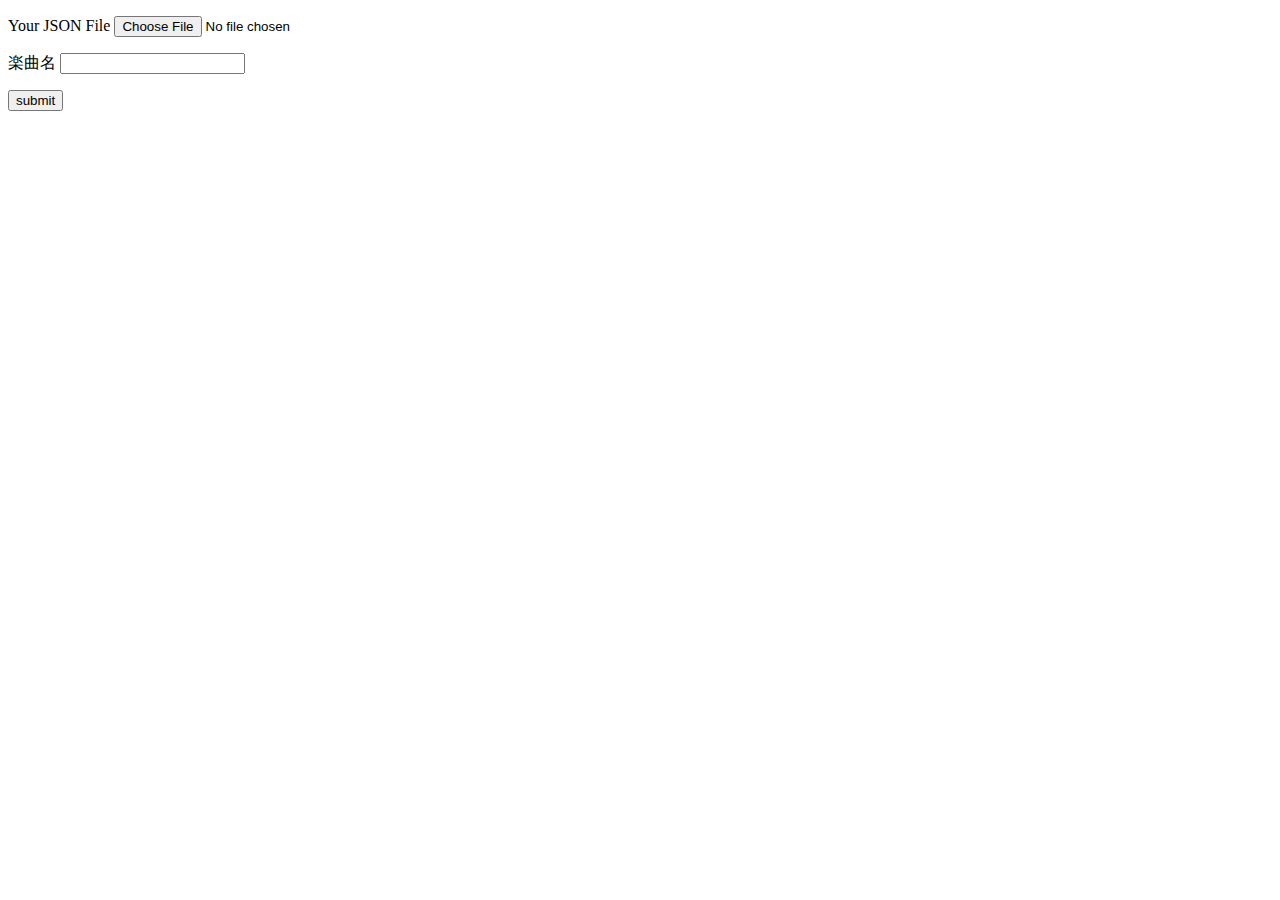
<file: chunithmtools.html>
<!DOCTYPE html>
<html>
<head>
<meta charset="UTF-8">
<script src="https://ajax.googleapis.com/ajax/libs/jquery/2.1.4/jquery.min.js"></script>
<title>サンプル</title>
</head>
<body>
<form action="upload.php" method="post" enctype="multipart/form-data">
  <p>
    Your JSON File
    <input type="file" name="upfile" id="upfile" accept=".json">
  </p>
</form>
<form>
  <p>
    楽曲名
    <input type="text" name="musicname" id="musicname">
  </p>
  <input type="text" name="dummy" style="display:none;">
  <button type='button' onclick="check_musicname();">submit</button>
</form>
  <p id="musics"></p>
<script> 
  function check_musicname(){
    var x=document.getElementById("musics");
    var str=""+document.getElementById("musicname").value;
   $.getJSON("music.json",function(data){
    var len=data.length;
    for(var i=0;i<len;i++){
      console.log(str);
      var d=data[i].name;
      if(d.indexOf(str)!=-1){
        x.innerHTML="music:"+data[i].name+",rank:"+data[i].rank;
        break;
      }
    }
   });
  }
var parseDataURL = function( dataURL ){
		var rslt = {
				mediaType : null,
				encoding : null,
				isBase64 : null,
				data : null
			};
		if( /^data:([^;]+)(;charset=([^,;]+))?(;base64)?,(.*)/.test( dataURL ) ) {
			rslt.mediaType = RegExp.$1 || 'text/plain';
			rslt.encoding  = RegExp.$3 || 'US-ASCII';
			rslt.isBase64  = String(RegExp.$4) === ';base64';
			rslt.data      = RegExp.$5;
		}
		return rslt;
}
function Pair(first,second,third){
  this.first=first;
  this.second=second;
  this.third=third;
}
$('#upfile').change(function(){
 if (this.files.length > 0) {
        // 選択されたファイル情報を取得
        var file = this.files[0];
        var reader = new FileReader();
        reader.onload = function(event) {
          var parsed = parseDataURL(event.target.result); //dataにjsonのデータを入れたい。
          var json;
          try {
            json = JSON.parse(atob(parsed.data));
          } catch(e) {};
        }
    reader.readAsDataURL(file);
    }
});
</script>
</body>
</html>
</file>
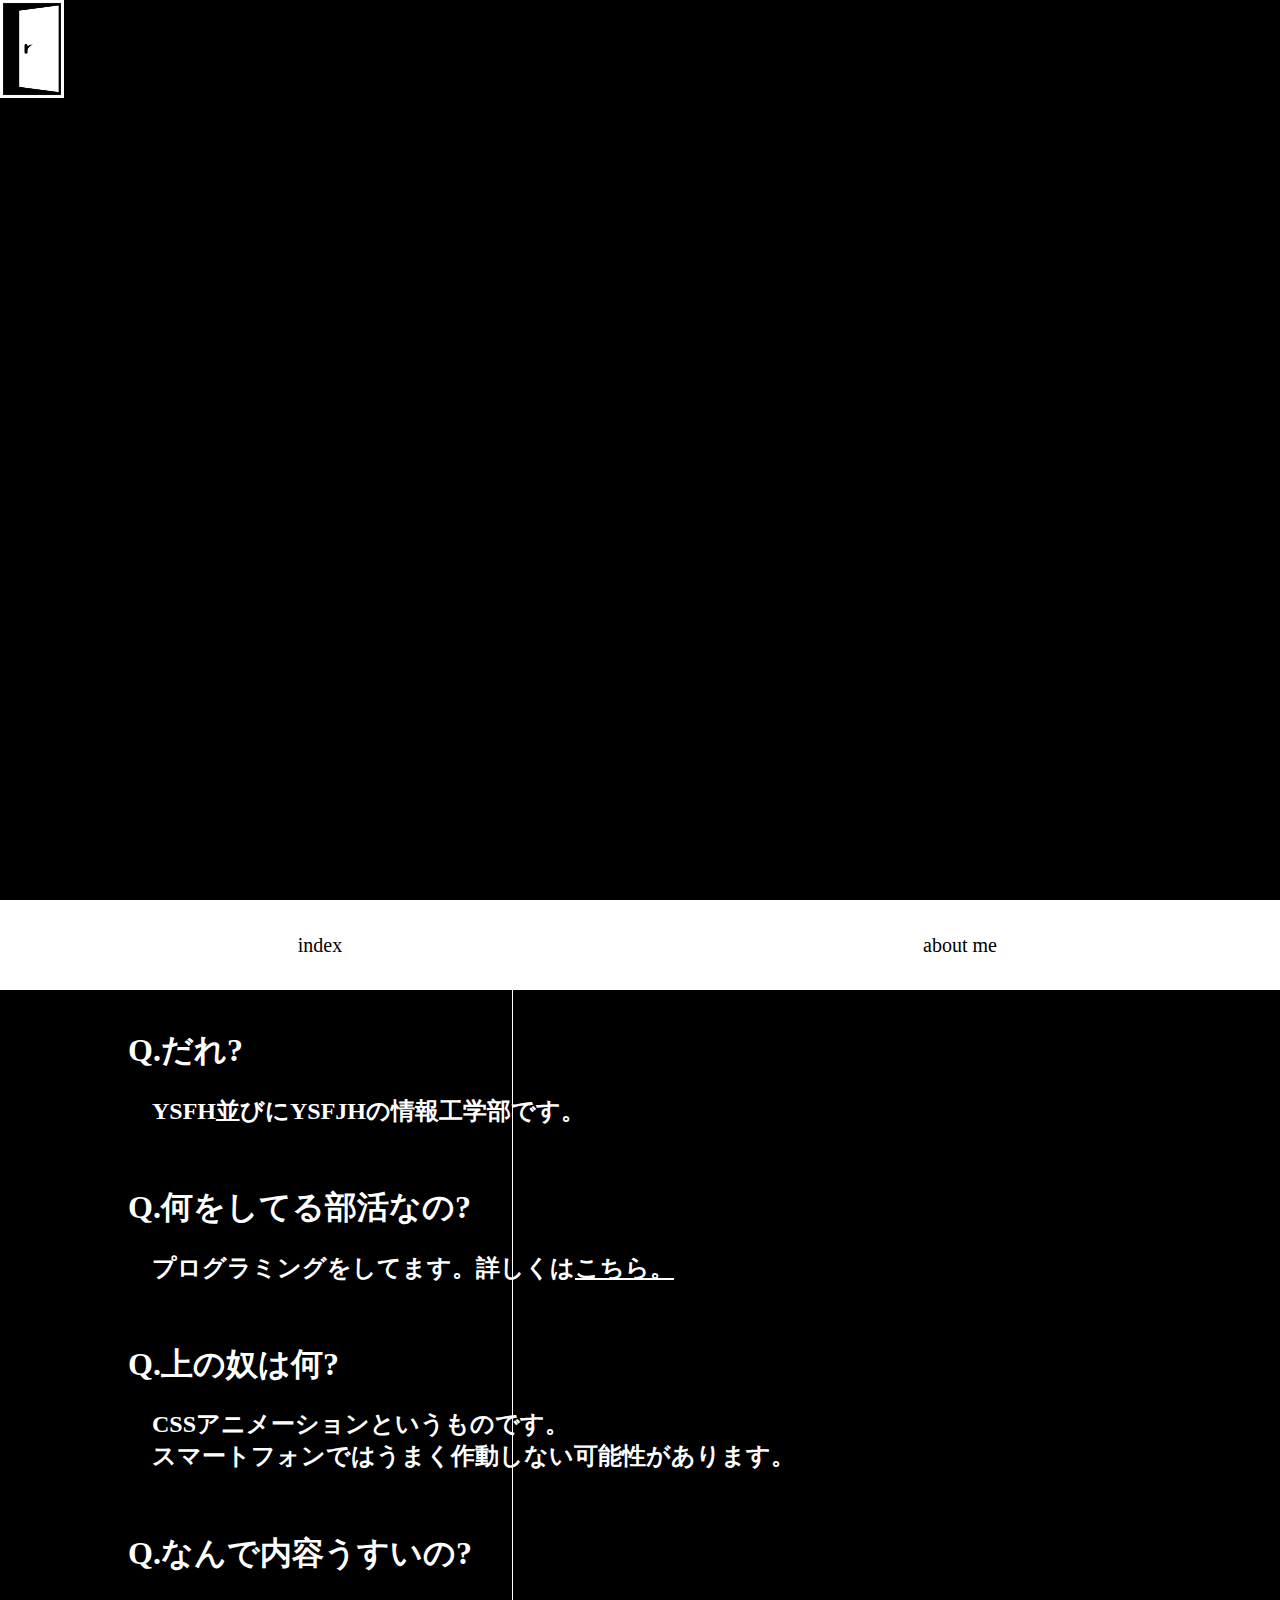
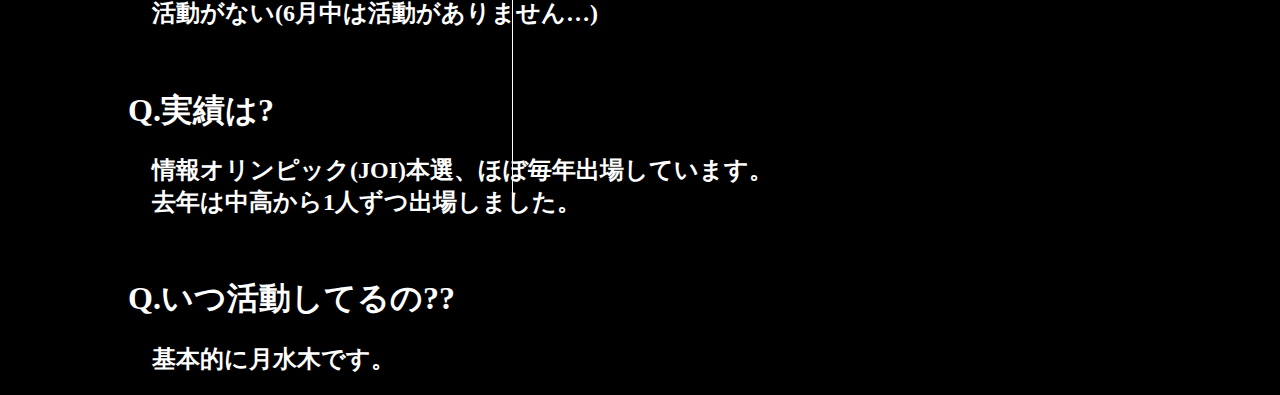
<file: club.html>
<!DOCTYPE html>
<html>
    <head>
        <meta charset="UTF-8">
        <meta name="viewport" content="width=device-width,initial-scale=1">
        <title>ぶかつ</title>
        <link rel="icon" href="favicon.ico">
        <script src="https://ajax.googleapis.com/ajax/libs/jquery/1.12.4/jquery.min.js"></script>
        <script>
            $(function() {
                $('html,body').animate({ scrollTop: 0 }, '1');
            });
        </script>    
        <style type="text/css">
        body{
            background-color: #000;
            margin:0;
        }
        html a:link,html a:visited,html a:hover,html a:active{
            color: white;
        }
        .contents a:link,.contents a:visited,.contents a:hover,.contents a:active{
            color:#000;
            font-size: 20px;
        }
        .contents a{
            text-decoration: none;
        }
        .door{
            position: absolute;
            width: 5%;
            height: auto;
        }
        .smartphone{
            font-family: serif;
            height: 100vh;
            width: 100%;
            display: block;
        }
        .smartlogo::before{
            color:#FFF;
            content:"情報工学部";
            position: absolute;
            top: 0px;
            left: 0px;
            height: 100vh;
            width: 100%;
            line-height: 100vh;
            text-align: center;
            font-size: 50px;
        }
        .pc{
            font-family: serif;
            height: 100vh;
            width: 100%;
            display: none;
        }
        @keyframes fadein{0%{opacity: 0;}100%{opacity: 1;}}
        @keyframes fadeout{0%{opacity:1;}100%{opacity:0;}}
        @media screen and (min-width:960px){
            .smartphone{display:none;}
            .pc{display: block;}
            html,body{
                overflow: hidden;
                animation:hidden 0.1s linear 6.5s forwards;
            }
        }
        /*|animations|*/
        @keyframes hidden{
            0%{overflow: hidden;}
            100%{overflow: visible;}
        }
        @keyframes aninone{
            0%{visibility: visible;}
            100%{visibility: hidden;}
        }
        .line1{
            contain: "";
            box-sizing: border-box;
            background: white;
            position:absolute;
            height: 1px;
            width: 70%;
            left: 100%;
            top:70%;
            animation:line1-1 1s ease-out 0s forwards,fadeout 1s ease-out 2s forwards;
        }
        @keyframes line1-1{
            0%{left:-70%;}
            100%{left:0%;}
        }
        .knowledge::before{
            color:#FFF;
            content:"hoge";
            position: absolute;
            top: 35%;
            left: 33%;
            height: 80px;
            width: 200px;
            font-size: 70px;
            opacity: 0;
            animation: fadein 1s ease 1.1s forwards,fadeout 1s ease 2s forwards;
        }
        .line2{
            contain: "";
            box-sizing: border-box;
            background: white;
            position:absolute;
            height: 1px;
            width: 70%;
            left: 100%;
            top:50%;
            animation:line2-1 1s ease-out 0s forwards,fadeout 1s ease-out 2s forwards;
            
        }
        @keyframes line2-1{
            0%{left:100%;}
            100%{left:27%;}
        }
        .wisdom::before{
            color:#FFF;
            content:"hoge";
            position: absolute;
            top: 55%;
            left: 55%;
            height: 80px;
            width: 200px;
            font-size: 70px;
            opacity: 0;
            animation: fadein 1s ease 1.1s forwards,fadeout 1s ease 2s forwards;
        }
        .line3{
            contain: "";
            box-sizing: border-box;
            background: white;
            position:absolute;
            height: 100%;
            width: 1px;
            left: 40%;
            top:100%;
            animation:line3-1 1s ease-out 3s forwards,fadeout 1s ease 5s forwards;
        }
        @keyframes line3-1{
            0%{top:100%;}
            100%{top:0%;}
        }
        .line4{
            contain: "";
            box-sizing: border-box;
            background: white;
            position:absolute;
            height: 100%;
            width: 1px;
            left: 60%;
            top:-100%;
            animation:line4-1 1s ease-out 3s forwards,fadeout 1s ease 5s forwards;
        }
        @keyframes line4-1{
            0%{top:-100%;}
            100%{top:0%;}
        }
        .fight::before{
            white-space: pre;
            color:#FFF;
            content:"Ho\age";
            position: absolute;
            top: 30%;
            left: 47%;
            height: 80px;
            width: 200px;
            font-size: 70px;
            opacity: 0;
            animation: fadein 1s ease 3.5s forwards,fadeout 1s ease 5.2s forwards;
        }
        .logo::before{
            color:#FFF;
            content:"情報工学部";
            position: absolute;
            top: 0px;
            left: 0px;
            height: 100vh;
            width: 100%;
            line-height: 100vh;
            text-align: center;
            font-size: 100px;
            opacity: 0;
            animation: fadein 1.5s ease 6s forwards;
        }
        .arrow{
            font-family: メイリオ;
            font-size: 30px;
            background-color: #FFF;
            position: absolute;
            bottom: 0px;
            width: 100%;
            height: 10vh;
            visibility: hidden;
            opacity: 0;
            animation: arrow-2 0.1s linear 6.4s forwards, arrow-1 1s linear 6.5s forwards;
        }
        @keyframes arrow-2{
            0%{visibility: hidden;}
            100%{visibility: visible;}
        }
        @keyframes arrow-1{
            0%{opacity: 0;}
            100%{opacity: 0.5;}
        }
        /*|Animations|*/
        .under{
            width: 100%;
            margin: 0;
            padding: 0;
        }
        .under h1,h2,h3,h4,p{
            color: #FFF;
        }
        .QandA{
            width: 80%;
            margin-left: auto;
            margin-right: auto;
        }
        .contents{
            height: 10vh;
            width: 100%;
            background-color: #FFF;
            display: flex;
            position: sticky;
            top:0;
        }
        </style>
    </head>
<body>
    <div class="smartphone">
        <div class="smartlogo"></div>
        <a href="index.html"><img src="door.png" class="door"></a>
    </div>
    <div class="pc">
        <div class="line1"></div>
        <div class="knowledge"></div>
        <div class="line2"></div>
        <div class="wisdom"></div>
        <div class="line3"></div>
        <div class="line4"></div>
        <div class="fight"></div>
        <div class="logo"></div>
        <a href="#bottom"><div class="arrow"><p style="text-align: center;margin-top: auto;margin-bottom: auto;color: #000;">v</p></div></a>
        <a href="index.html"><img src="door.png" class="door"></a>
    </div>
    <div class="contents">
        <span style="display: inline-block; _display: inline;color:#000;text-align:center;width: 50%;line-height: 10vh;">
            <a href="club.html">index</a>
        </span>
        <span style="display: inline-block; _display: inline;color:#000;text-align:center;width: 50%;line-height: 10vh;">
            <a href="clubinfo.html">about me</a>
        </span>
    </div>
    <div class="under">
        <a name="bottom"></a>
        <div class="QandA">
            <br>
            <h1>Q.だれ?</h1>
            <h2>　YSFH並びにYSFJHの情報工学部です。</h2><br>
            <h1>Q.何をしてる部活なの?</h1>
            <h2>　プログラミングをしてます。詳しくは<a href="clubinfo.html" style="color: #FFF;">こちら。</a></h2><br>
            <h1>Q.上の奴は何?</h1>
            <h2>　CSSアニメーションというものです。<br>
            　スマートフォンではうまく作動しない可能性があります。</h2><br>
            <h1>Q.なんで内容うすいの?</h1>
            <h2>　活動がない(6月中は活動がありません…)</h2><br>
            <h1>Q.実績は?</h1>
            <h2>　情報オリンピック(JOI)本選、ほぼ毎年出場しています。<br>
                　去年は中高から1人ずつ出場しました。</h2><br>
            <h1>Q.いつ活動してるの??</h1>
            <h2>　基本的に月水木です。</h2>
        </div>
    </div>
</body>
</html>
</file>
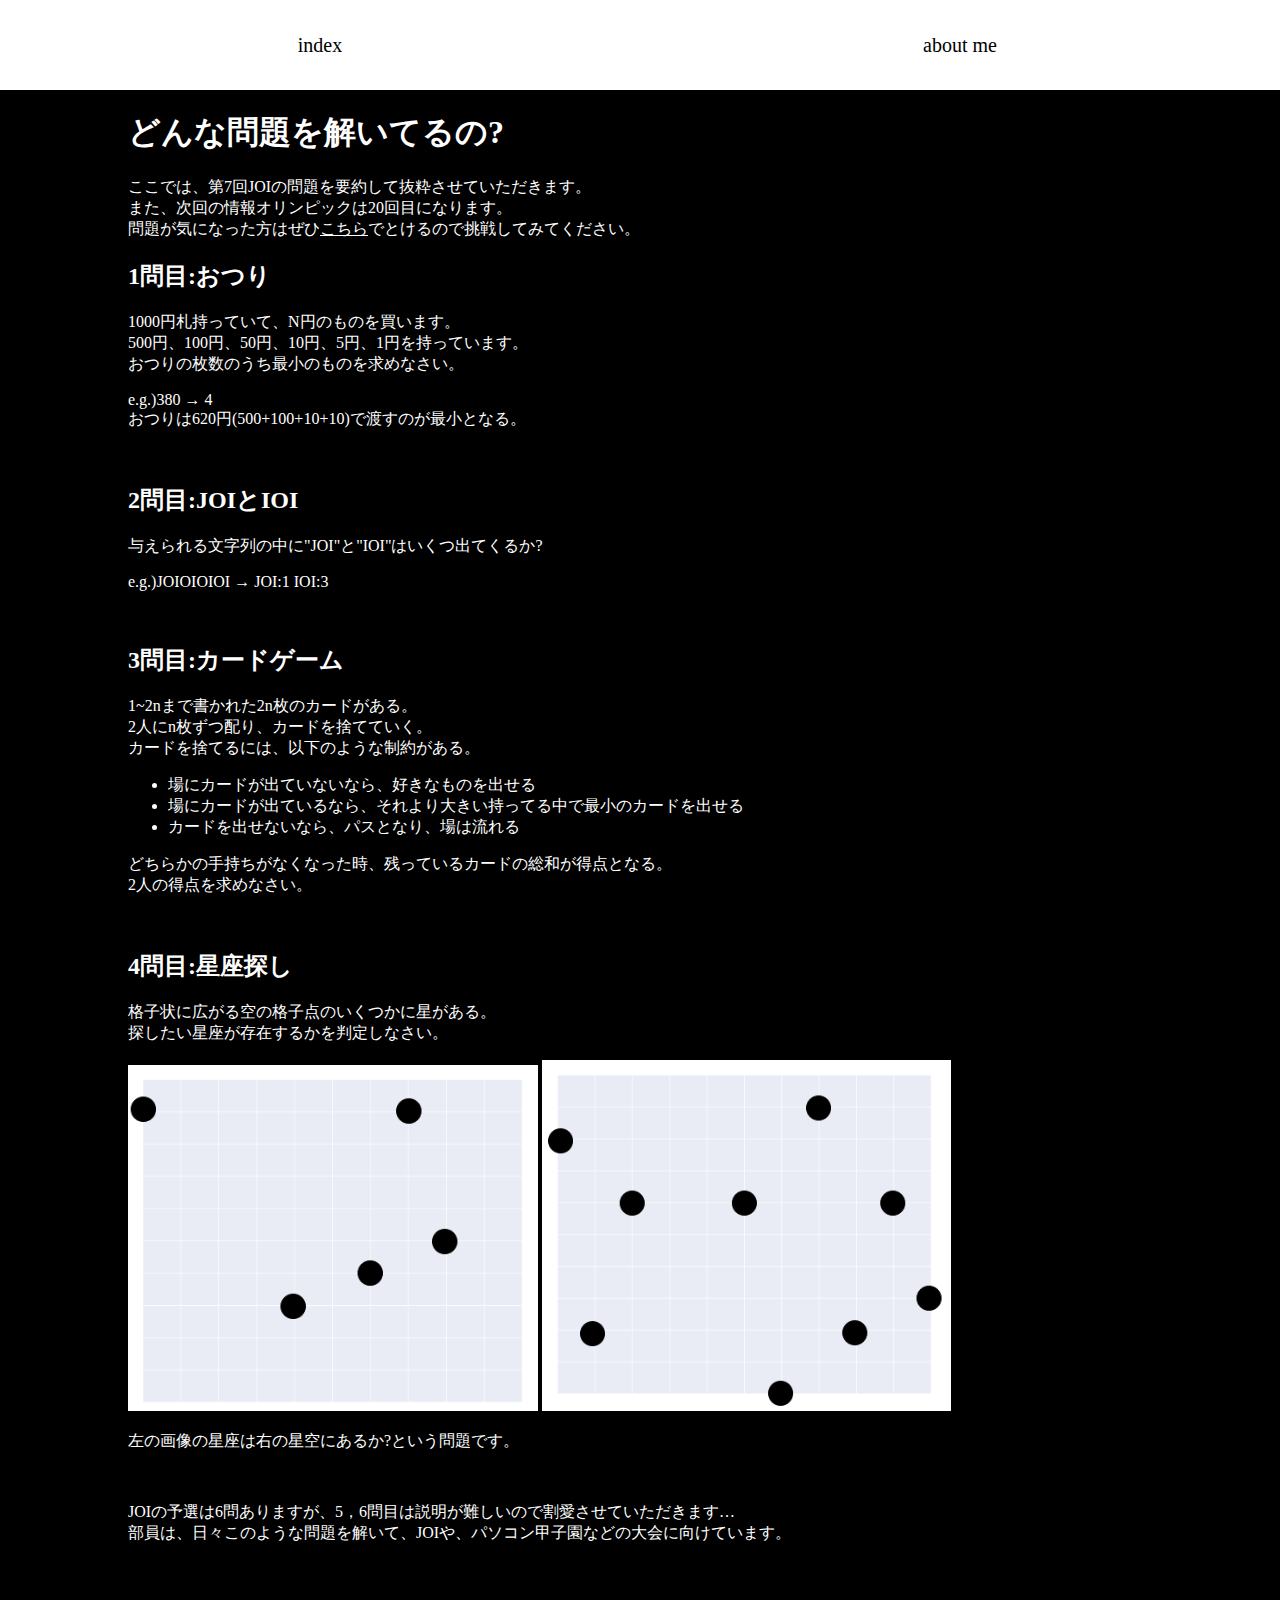
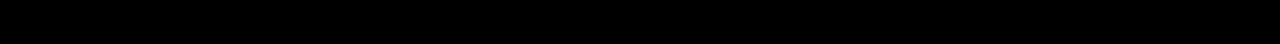
<file: clubinfo.html>
<!DOCTYPE html>
<html>
    <head>
        <meta charset="UTF-8">
        <meta name="viewport" content="width=device-width,initial-scale=1">
        <title>ぶかつ</title>
        <link rel="icon" href="favicon.ico">
        <script src="https://ajax.googleapis.com/ajax/libs/jquery/1.12.4/jquery.min.js"></script>
        <script>
            $(function() {
                $('html,body').animate({ scrollTop: 0 }, '1');
            });
        </script>
        <style type="text/css">
        body{
            background-color: #000;
            margin:0;
            margin-bottom:100px
        }
        .contents{
            height: 10vh;
            width: 100%;
            background-color: #FFF;
            display: flex;
            position: sticky;
            top:0;
        }
        .contents a:link,.contents a:visited,.contents a:hover,.contents a:active{
            color:#000;
            font-size: 20px;
        }
        .contents a{
            text-decoration: none;
        }
        .info{
            color: #FFF;
            width: 80%;
            margin-top: 10px;
            margin-left: auto;
            margin-right: auto;
        }
        </style>
    </head>
<body>
    <div class="contents">
        <span style="display: inline-block; _display: inline;color:#000;text-align:center;width: 50vw;line-height: 10vh;">
            <a href="club.html">index</a>
        </span>
        <span style="display: inline-block; _display: inline;color:#000;text-align:center;width: 50vw;line-height: 10vh;">
            <a href="clubinfo.html">about me</a>
        </span>
    </div>
    <div class="info">
        <h1>どんな問題を解いてるの?</h1>
        <p>
            ここでは、第7回JOIの問題を要約して抜粋させていただきます。
        <br>また、次回の情報オリンピックは20回目になります。
        <br>問題が気になった方はぜひ<a href="https://atcoder.jp/contests/joi2008yo/tasks" style="color:#FFF">こちら</a>でとけるので挑戦してみてください。
        </p>
        <h2>1問目:おつり</h2>
        <p>
            1000円札持っていて、N円のものを買います。<br>
            500円、100円、50円、10円、5円、1円を持っています。<br>
            おつりの枚数のうち最小のものを求めなさい。
        </p>
        <p>e.g.)380 → 4<br>おつりは620円(500+100+10+10)で渡すのが最小となる。</p>
        <br>
        <h2>2問目:JOIとIOI</h2>
        <p>
            与えられる文字列の中に"JOI"と"IOI"はいくつ出てくるか?
        </p>
        <p>e.g.)JOIOIOIOI → JOI:1 IOI:3</p>
        <br>
        <h2>3問目:カードゲーム</h2>
        <p>
            1~2nまで書かれた2n枚のカードがある。<br>
            2人にn枚ずつ配り、カードを捨てていく。<br>
            カードを捨てるには、以下のような制約がある。
        </p>
        <ul>
            <li>場にカードが出ていないなら、好きなものを出せる</li>
            <li>場にカードが出ているなら、それより大きい持ってる中で最小のカードを出せる</li>
            <li>カードを出せないなら、パスとなり、場は流れる</li>
        </ul>
        <p>どちらかの手持ちがなくなった時、残っているカードの総和が得点となる。<br>
            2人の得点を求めなさい。
        </p>
        <br>
        <h2>4問目:星座探し</h2>
        <p>格子状に広がる空の格子点のいくつかに星がある。<br>
            探したい星座が存在するかを判定しなさい。
        </p>
        <p style="display:inline;">
            <img src="yo_d_1.png"style="width:40%">
            <img src="yo_d_2.png"style="width:40%">
        </p>
        <p>左の画像の星座は右の星空にあるか?という問題です。</p>
        <br>
        <p>
            JOIの予選は6問ありますが、5，6問目は説明が難しいので割愛させていただきます…<br>
            部員は、日々このような問題を解いて、JOIや、パソコン甲子園などの大会に向けています。
        </p>
    </div>
</body>
</html>
</file>
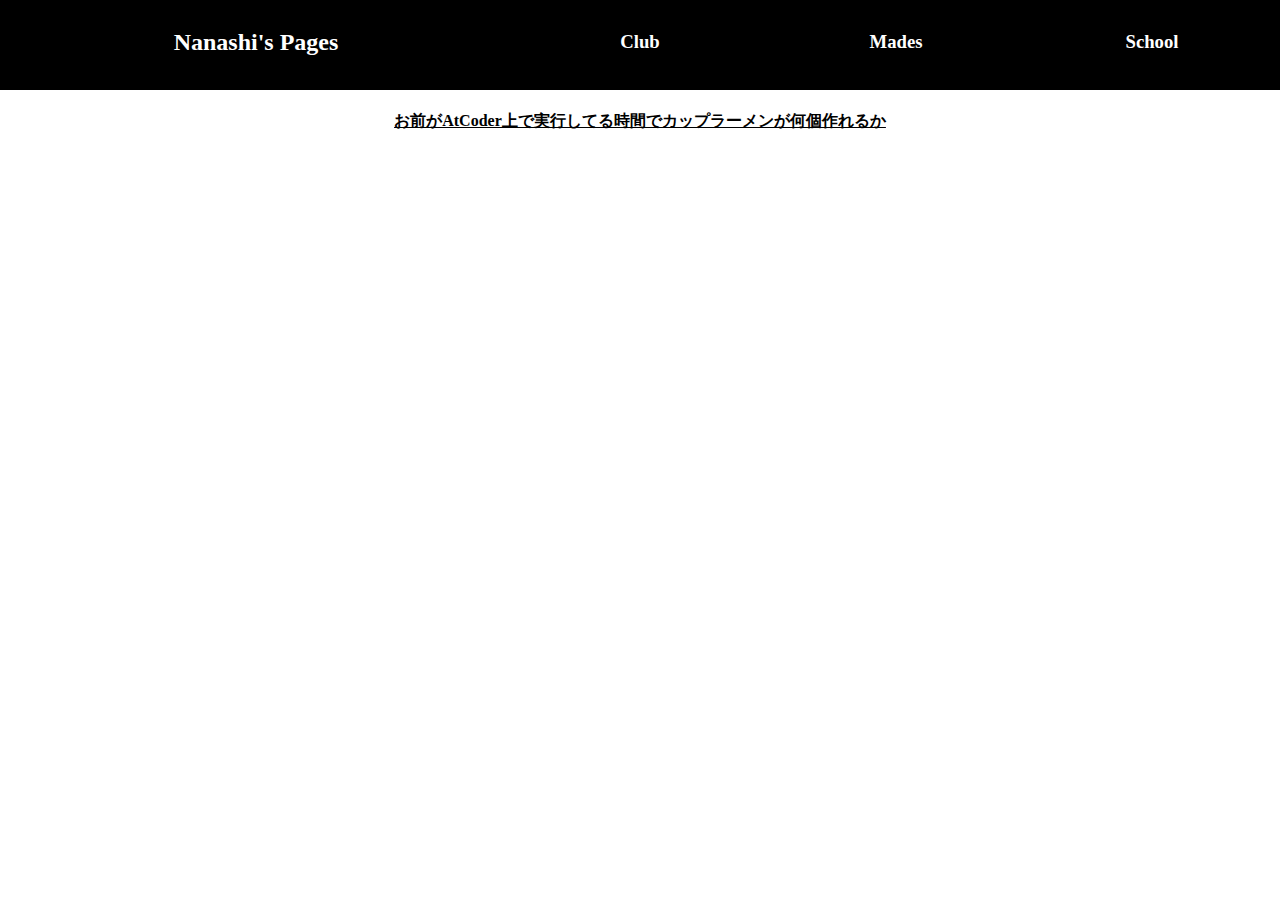
<file: mades.html>
<!DOCTYPE html>
<html>
    <head>
        <meta charset="UTF-8">
        <title>つくったものたち</title>
        <link rel="icon" href="favicon.ico">
        <style type="text/css">
        body{
            margin:0;
        }
        .pages{
            width: 100%;
            height: 10vh;
            display: flex;
            background-color: black;
            position: sticky;
            top:0;
        }
        .pages a:link, a:visited, a:hover, a:active{
            color: white;
        }
        .pages a{
            text-decoration: none;
        }
        </style>
    </head>
<body>
    <div class="pages">
        <span style="display: inline-block; _display: inline;color:#FFFFFF;text-align:center;width: 40vw;line-height: 5vh;">
            <a href="index.html">
                <h2>Nanashi's Pages</h2>
            </a>
        </span>
        <span style="display: inline-block; _display: inline;color:#FFFFFF;text-align:center;width: 20vw;line-height: 5vh;">
            <a href="club.html">
                <h3>Club</h3>
            </a>
        </span>
        <span style="display: inline-block; _display: inline;color:#FFFFFF;text-align:center;width: 20vw;line-height: 5vh;">
            <a href="mades.html">
                <h3>Mades</h3>
            </a>
        </span>
        <span style="display: inline-block; _display: inline;color:#FFFFFF;text-align:center;width: 20vw;line-height: 5vh;">
            <a href="https://www.edu.city.yokohama.lg.jp/school/hs/sfh/">
                <h3>School</h3>
            </a>
        </span>
    </div>
    <a href="ramen.html"><span style="text-align:center;text-decoration:underline;color: black;"><h4>お前がAtCoder上で実行してる時間でカップラーメンが何個作れるか</h4></span></a>
</body>
</html>
</file>
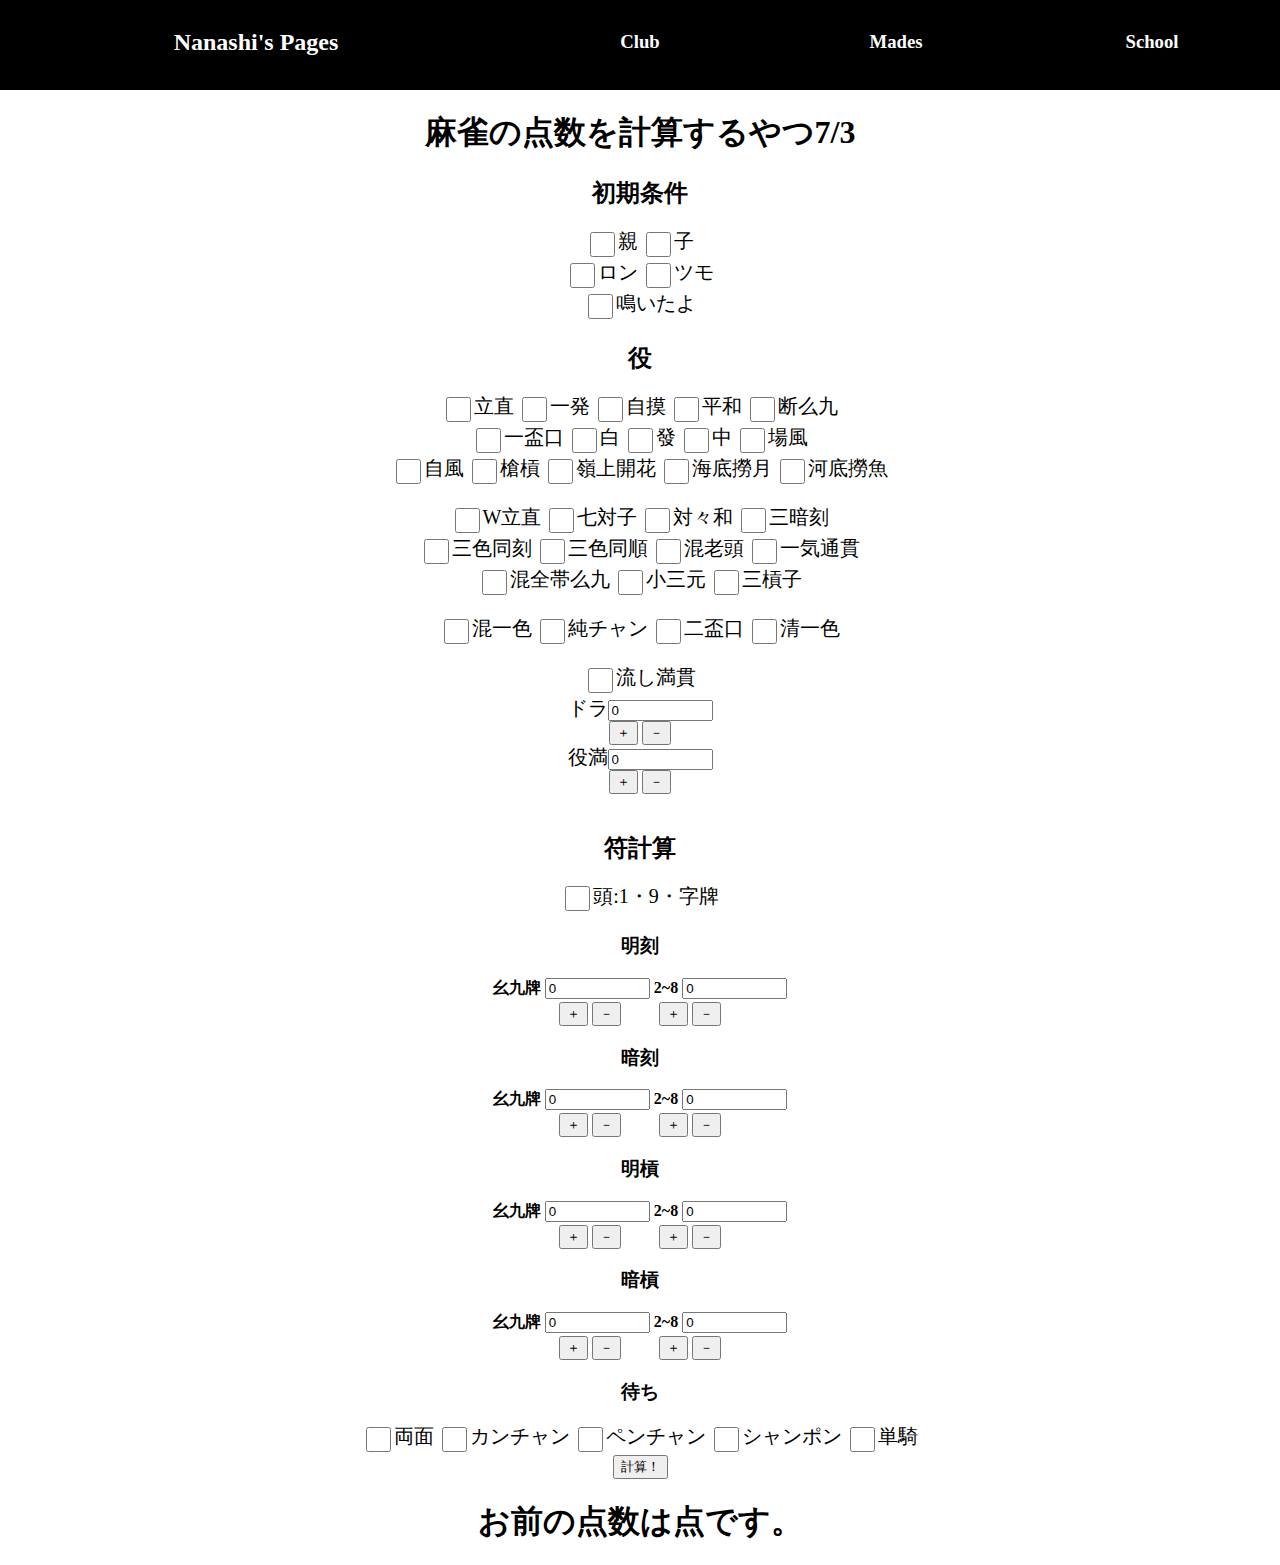
<file: majang.html>
<!DOCTYPE html>
<html>
    <head>
        <meta charset="UTF-8">
        <script type="text/javascript">
            function fancheck(){
                if(parseInt(document.getElementById("yakuman").value, 10)!=0){
                    if(document.getElementById("oya").checked){
                        var ele=document.getElementById("result");
                        ele.innerHTML="お前の点は"+(48000*parseInt(document.getElementById("yakuman").value, 10))+"です。";
                    }
                    if(document.getElementById("ko").checked){
                        var ele=document.getElementById("result");
                        ele.innerHTML="お前の点は"+(32000*parseInt(document.getElementById("yakuman").value, 10))+"です。";
                    }
                    return;
                }
                var cnt=0;
                var boxes=document.getElementsByName("1fan");
                var iff=0;
                if(document.getElementsByName("cry").item(0).checked){
                    iff=1;
                }
                for(var i=0;i<boxes.length;i++){
                    if(boxes.item(i).checked){
                        cnt++;
                    }
                }
                boxes=document.getElementsByName("2fan");
                for(var i=0;i<boxes.length;i++){
                    if(boxes.item(i).checked){
                        cnt+=2;
                    }
                }
                boxes=document.getElementsByName("3fan");
                for(var i=0;i<boxes.length;i++){
                    if(boxes.item(i).checked){
                        cnt+=3;
                    }
                }
                boxes=document.getElementsByName("2fan-1");
                for(var i=0;i<boxes.length;i++){
                    if(boxes.item(i).checked){
                        cnt+=2;
                        cnt-=iff;
                    }
                }
                boxes=document.getElementsByName("3fan-2");
                for(var i=0;i<boxes.length;i++){
                    if(boxes.item(i).checked){
                        cnt+=3;
                        cnt-=iff;
                    }
                }
                boxes=document.getElementsByName("6fan-5");
                for(var i=0;i<boxes.length;i++){
                    if(boxes.item(i).checked){
                        cnt+=6;
                        cnt-=iff;
                    }
                }
                cnt+=parseInt(document.getElementById("doras").value, 10);
                var ele=document.getElementById("result");
                ele.innerHTML="お前のふぁんは"+cnt+"です。";
            }
        </script>
        <title>Nanashi君のぺーじ</title>
        <link rel="icon" href="favicon.ico">
        <style type="text/css">
        body{
            margin:0;
        }
        .center{
            line-height:90vh;
            text-align:center;
        }
        .column{
            overflow:hidden;
            height: 90vh;
            width:100%;
        }
        .twitter{
            animation:roading1 1s ease 0s 1 normal forwards;
        }
        .aboutme{animation:roading2 1s ease 0s 1 normal forwards;}
        .about{
            opacity: 0;
            animation:fadein 1s ease 1.2s 1 normal forwards;
        }
        .pages{
            width: 100%;
            height: 10vh;
            display: flex;
            background-color: black;
            position: sticky;
            top:0;
        }
        .pages a:link, a:visited, a:hover, a:active{
            color: white;
        }
        .pages a{
            text-decoration: none;
        }
        input[type=checkbox] {
            width: 25px;
            height: 25px;
            vertical-align: middle;
        }
        .buttons{
            margin-left: 25px;
            margin-right: 25px;
            text-align: center;
        }
        .buttons p{
            font-size: 20px;
            line-height: 25px;
            text-align: center;
            display:inline;
        }
        h4{
            display:inline;
        }
        form{
            display:inline;
        }
        @keyframes roading1{
            0%{background: white;height: 0;}
            100%{background: aqua;height: 90vh;}
        }
        @keyframes roading2{
            0%{background: white;width: 0;}
            100%{background: rgb(0, 255, 76);width: 100%;}
        }
        @keyframes fadein{0%{opacity: 0;}100%{opacity: 1;}}
@media screen and (min-width:960px){
    .wrap{
        display:flex;
    }
}
        </style>
    </head>
<body>
    <div class="pages">
        <span style="display: inline-block; _display: inline;color:#FFFFFF;text-align:center;width: 40vw;line-height: 5vh;">
            <a href="index.html">
                <h2>Nanashi's Pages</h2>
            </a>
        </span>
        <span style="display: inline-block; _display: inline;color:#FFFFFF;text-align:center;width: 20vw;line-height: 5vh;">
            <a href="club.html">
                <h3>Club</h3>
            </a>
        </span>
        <span style="display: inline-block; _display: inline;color:#FFFFFF;text-align:center;width: 20vw;line-height: 5vh;">
            <a href="mades.html">
                <h3>Mades</h3>
            </a>
        </span>
        <span style="display: inline-block; _display: inline;color:#FFFFFF;text-align:center;width: 20vw;line-height: 5vh;">
            <a href="https://www.edu.city.yokohama.lg.jp/school/hs/sfh/">
                <h3>School</h3>
            </a>
        </span>
    </div>
    <h1 style="text-align: center;">麻雀の点数を計算するやつ7/3</h1>
    <div class="buttons">
        <h2>初期条件</h2>
        <input type="checkbox" id="oya"><p>親</p>
        <input type="checkbox" id="ko"><p>子</p>
        <br>
        <input type="checkbox"><p>ロン</p>
        <input type="checkbox"><p>ツモ</p>
        <br>
        <input type="checkbox" name="cry"><p>鳴いたよ</p>
        <h2>役</h2>
        <input type="checkbox"  name="1fan"><p>立直</p>
        <input type="checkbox"  name="1fan"><p>一発</p>
        <input type="checkbox"  name="1fan"><p>自摸</p>
        <input type="checkbox"  name="1fan"><p>平和</p>
        <input type="checkbox"  name="1fan"><p>断么九</p>
        <br>
        <input type="checkbox"  name="1fan"><p>一盃口</p>
        <input type="checkbox"  name="1fan"><p>白</p>
        <input type="checkbox"  name="1fan"><p>發</p>
        <input type="checkbox"  name="1fan"><p>中</p>
        <input type="checkbox"  name="1fan"><p>場風</p>
        <br>
        <input type="checkbox"  name="1fan"><p>自風</p>
        <input type="checkbox"  name="1fan"><p>槍槓</p>
        <input type="checkbox"  name="1fan"><p>嶺上開花</p>
        <input type="checkbox"  name="1fan"><p>海底撈月</p>
        <input type="checkbox"  name="1fan"><p>河底撈魚</p>
        <br><br>
        <input type="checkbox"  name="2fan"><p>W立直</p>
        <input type="checkbox"  name="2fan"><p>七対子</p>
        <input type="checkbox"  name="2fan"><p>対々和</p>
        <input type="checkbox"  name="2fan"><p>三暗刻</p>
        <br>
        <input type="checkbox"  name="2fan-1"><p>三色同刻</p>
        <input type="checkbox"  name="2fan"><p>三色同順</p>
        <input type="checkbox"  name="2fan"><p>混老頭</p>
        <input type="checkbox"  name="2fan-1"><p>一気通貫</p>
        <br>
        <input type="checkbox"  name="2fan-1"><p>混全帯么九</p>
        <input type="checkbox"  name="2fan"><p>小三元</p>
        <input type="checkbox"  name="2fan"><p>三槓子</p>
        <br>
        <br>
        <input type="checkbox"  name="3fan-2"><p>混一色</p>
        <input type="checkbox"  name="3fan-2"><p>純チャン</p>
        <input type="checkbox"  ><p>二盃口</p>
        <input type="checkbox"  name="6fan-5"><p>清一色</p>
        <br>
        <br>
        <input type="checkbox"  name="nagasi"><p>流し満貫</p>
        <br>
        <form>
            <p>ドラ</p><input type=text name=mnt value=0 size=10 readonly id="doras"><br>
            <input type=button value="＋" onClick="javascript:this.form.mnt.value++;"> 
            <input type=button value="－" onClick="javascript:this.form.mnt.value--;">
        </form><br>
        <form>
            <p>役満</p><input type=text name=mnt value=0 size=10 readonly id="yakuman"><br>
            <input type=button value="＋" onClick="javascript:this.form.mnt.value++;"> 
            <input type=button value="－" onClick="javascript:this.form.mnt.value--;">
        </form>
        <br><br>
        <h2>符計算</h2>
        <input type="checkbox"  ><p>頭:1・9・字牌</p>
        <br>
        <h3>明刻</h3>
        <form>
            <h4>幺九牌</h4>
            <input type="text" name="cnt19" value=0 size=10 readonly>
            <h4>2~8</h4>
            <input type="text" name="cnt28" value=0 size=10 readonly><br>
            <input type=button value="＋" onClick="javascript:this.form.cnt19.value++;"> 
            <input type=button value="－" onClick="javascript:this.form.cnt19.value--;">
            <p>&nbsp;&nbsp;&nbsp;&nbsp;&nbsp;&nbsp;</p>
            <input type=button value="＋" onClick="javascript:this.form.cnt28.value++;"> 
            <input type=button value="－" onClick="javascript:this.form.cnt28.value--;">
        </form>
        <br>
        <h3>暗刻</h3>
        <form>
            <h4>幺九牌</h4>
            <input type="text" name="cnt19" value=0 size=10 readonly>
            <h4>2~8</h4>
            <input type="text" name="cnt28" value=0 size=10 readonly><br>
            <input type=button value="＋" onClick="javascript:this.form.cnt19.value++;"> 
            <input type=button value="－" onClick="javascript:this.form.cnt19.value--;">
            <p>&nbsp;&nbsp;&nbsp;&nbsp;&nbsp;&nbsp;</p>
            <input type=button value="＋" onClick="javascript:this.form.cnt28.value++;"> 
            <input type=button value="－" onClick="javascript:this.form.cnt28.value--;">
        </form>
        <br>
        <h3>明槓</h3>
        <form>
            <h4>幺九牌</h4>
            <input type="text" name="cnt19" value=0 size=10 readonly>
            <h4>2~8</h4>
            <input type="text" name="cnt28" value=0 size=10 readonly><br>
            <input type=button value="＋" onClick="javascript:this.form.cnt19.value++;"> 
            <input type=button value="－" onClick="javascript:this.form.cnt19.value--;">
            <p>&nbsp;&nbsp;&nbsp;&nbsp;&nbsp;&nbsp;</p>
            <input type=button value="＋" onClick="javascript:this.form.cnt28.value++;"> 
            <input type=button value="－" onClick="javascript:this.form.cnt28.value--;">
        </form>
        <br>
        <h3>暗槓</h3>
        <form>
            <h4>幺九牌</h4>
            <input type="text" name="cnt19" value=0 size=10 readonly>
            <h4>2~8</h4>
            <input type="text" name="cnt28" value=0 size=10 readonly><br>
            <input type=button value="＋" onClick="javascript:this.form.cnt19.value++;"> 
            <input type=button value="－" onClick="javascript:this.form.cnt19.value--;">
            <p>&nbsp;&nbsp;&nbsp;&nbsp;&nbsp;&nbsp;</p>
            <input type=button value="＋" onClick="javascript:this.form.cnt28.value++;"> 
            <input type=button value="－" onClick="javascript:this.form.cnt28.value--;">
        </form>
        <h3>待ち</h3>
        
        <input type="checkbox"  ><p>両面</p>
        <input type="checkbox"  ><p>カンチャン</p>
        <input type="checkbox"  ><p>ペンチャン</p>
        <input type="checkbox"  ><p>シャンポン</p>
        <input type="checkbox"  ><p>単騎</p>
        <br>

        <input type="button" value="計算！"onclick="fancheck();">
        <h1 id="result">お前の点数は点です。</h1>
    </div>
</body>
</html>
</file>
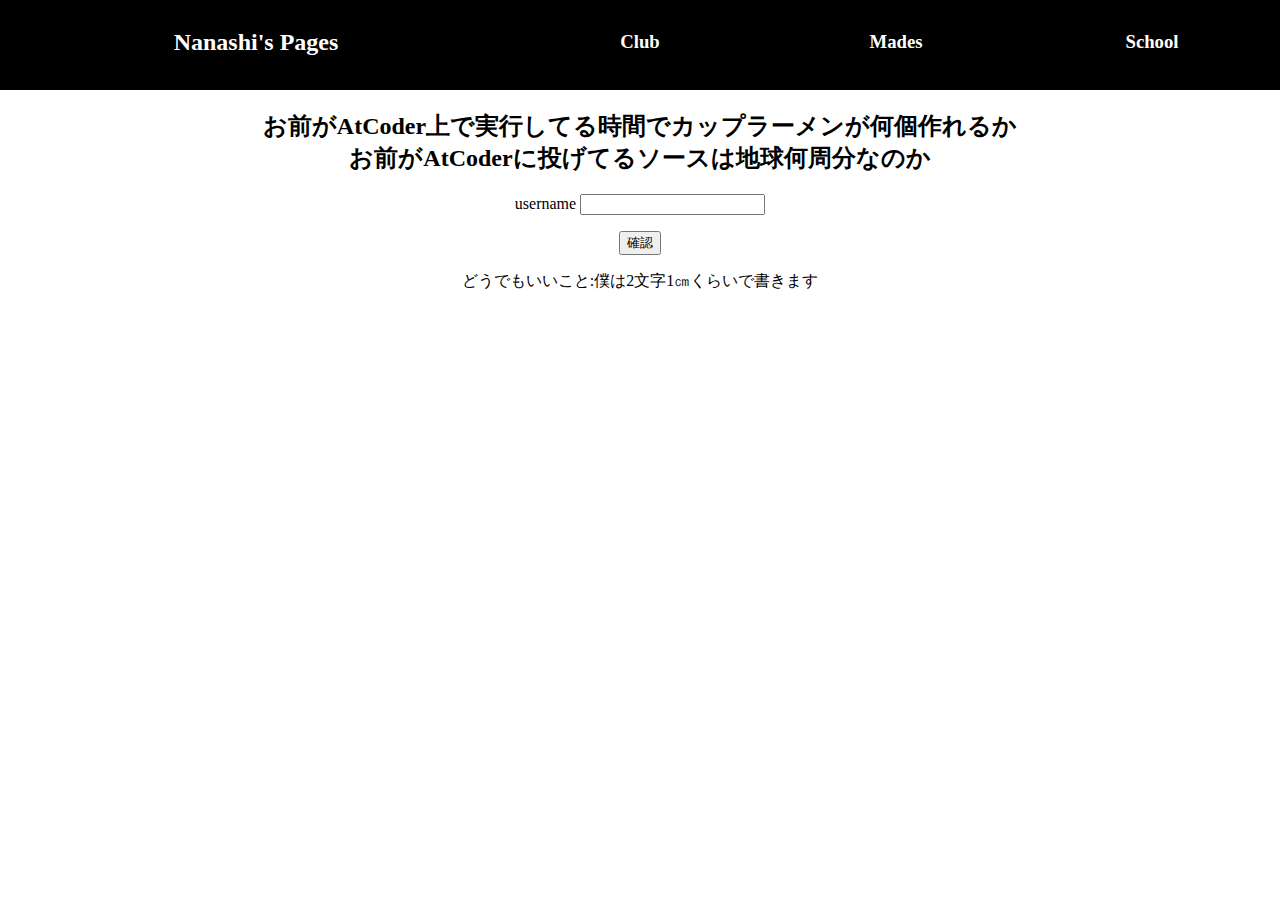
<file: ramen.html>
<!DOCTYPE html>
<html>
  <head>
    <meta charset="UTF-8">
  <script type="text/javascript">
    window.onload=function(){
        var hr = location.href ;
        var user=hr.substring(hr.indexOf('=')+1,hr.indexOf('#'));
        document.getElementById('userform').value=user;
        if(user.length==0)return;
        var url='https://kenkoooo.com/atcoder/atcoder-api/results?user='+user;
        var request = new XMLHttpRequest();
        request.open('GET', url, true);
        request.responseType = 'json';
        request.onload = function () {
            var data = this.response;
            var sub=document.getElementById("submission");
            var time=0;
            var len=0;
            for(var i=0;i<data.length;i++){
                time+=data[i].execution_time;
                console.log(data[i].length);
                len+=data[i].length;
            }
            sub.innerHTML="カップラーメンが"+(time/180/1000)+"個作れます";
            sub.innerHTML=sub.innerHTML+"<br>地球を"+(len/2/100/1000/40000)+"周できます";
        };
        request.send();
    }
    function compare(a,b){
        const A=a.epoch_second;
        const B=b.epoch_second;
        let comparision=0;
        if(A>B){
            comparision=1
        }
        else if(A<B){
            comparision=-1;
        }
        return comparision;
    }
  </script>
          <style type="text/css">
            body{
                margin:0;
            }
            .pages{
                width: 100%;
                height: 10vh;
                display: flex;
                background-color: black;
                position: sticky;
                top:0;
            }
            .pages a:link, a:visited, a:hover, a:active{
                color: white;
            }
            .pages a{
                text-decoration: none;
            }
    </style>
  <title>カップラーメンを作ろうな</title>
  </head>
  <body>
     <div class="pages">
        <span style="display: inline-block; _display: inline;color:#FFFFFF;text-align:center;width: 40vw;line-height: 5vh;">
            <a href="index.html">
                <h2>Nanashi's Pages</h2>
            </a>
        </span>
        <span style="display: inline-block; _display: inline;color:#FFFFFF;text-align:center;width: 20vw;line-height: 5vh;">
            <a href="club.html">
                <h3>Club</h3>
            </a>
        </span>
        <span style="display: inline-block; _display: inline;color:#FFFFFF;text-align:center;width: 20vw;line-height: 5vh;">
            <a href="mades.html">
                <h3>Mades</h3>
            </a>
        </span>
        <span style="display: inline-block; _display: inline;color:#FFFFFF;text-align:center;width: 20vw;line-height: 5vh;">
            <a href="https://www.edu.city.yokohama.lg.jp/school/hs/sfh/">
                <h3>School</h3>
            </a>
        </span>
    </div>
    <span style="text-align:center">  
    <h2>お前がAtCoder上で実行してる時間でカップラーメンが何個作れるか<br>お前がAtCoderに投げてるソースは地球何周分なのか</h2>
    <form action="#" method="get" name="username">
    <p>username
        <input type="text" name="name" id="userform">
    </p>
    <p><input type="submit" value="確認"></p>
    </form>
    <p id="submission"></p>
    <p>どうでもいいこと:僕は2文字1㎝くらいで書きます</p>
    </span>
  </body>
</html>
</file>
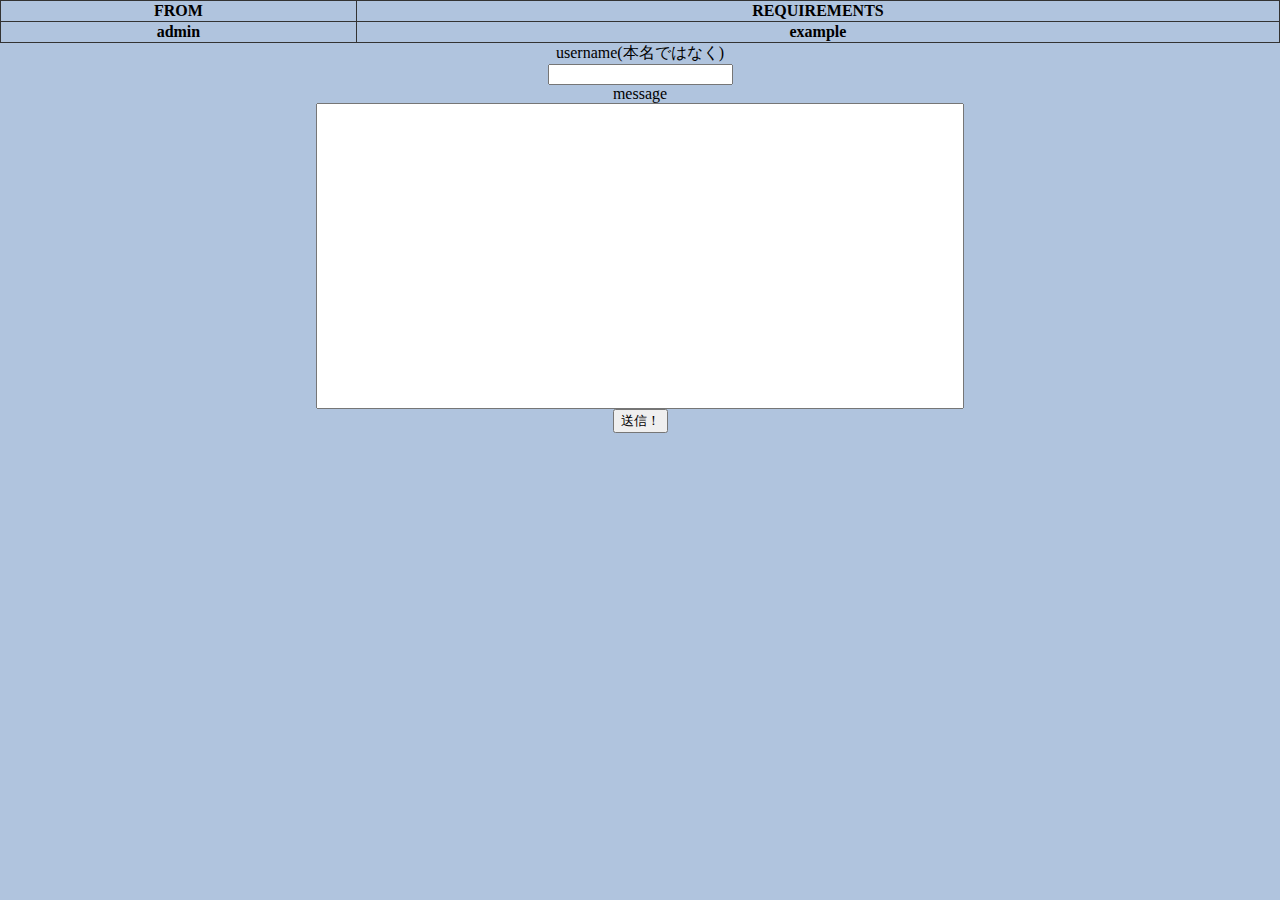
<file: school_info.html>
<!DOCTYPE html>
<html>
    <head>
        <meta charset="UTF-8">
        <title>YSF info from students</title>
    </head>
    <script src="https://ajax.googleapis.com/ajax/libs/jquery/2.2.4/jquery.min.js"></script>
    <script language="javascript" type="text/javascript">
      $(document).ready(function(){
            url = `school_info.json`;
            $.getJSON(url, (data) => {
            var table=document.getElementById('infos');
            console.log(data[0].info);
            table.innerHTML=table.innerHTML+"<tr><th>"+`${data[0].name}`+"</th><th>"+`${data[0].info}`+"</th></tr>";
        });
        });
        function getmsg(){
            var msg=requ.info.value;
            var nm=requ.name.value;
            var $addData={"name":nm,"massage":msg};
            
            $.ajax({
                type: 'POST',
                url: 'infos.php',
                data: $addData,
            }).done(function(data){
                alert("送信完了！\nレスポンスデータ：" + data);
            });
            document.getElementById("messid").value="";
            document.getElementById("nameid").value="";
        }
      </script>
    <style>
    body{
        margin: 0;
        background-color:lightsteelblue;
    }
    table{
        border-collapse: collapse;
        border:1px solid #333;
        width: 100%;
    }
    tr,th{
        border-collapse: collapse;
        border:1px solid #333;
    }
    form{
        width: 100%;
        text-align: center;
    }
    .inform{
        height: 300px;
        width: 50%;
    }
    </style>
<body>
    <div class="info">
        <table id="infos">
            <tbody><tr>
                <th>FROM</th>
                <th>REQUIREMENTS</th>
            </tr>
            
        </tbody><tbody><tr><th>admin</th><th>example</th></tr></tbody></table>
    </div>
    <form name="requ">
        <div>
            <label for="message">username(本名ではなく)</label><br>
            <input type="textarea" name="name" id="nameid">
        </div>
        <div>
            <label for="message">message</label><br>
            <input class="inform" type="textarea" name="info" id="messid">
        </div>
        <input type="button" onclick="getmsg()" value="送信！">
    </form>
</body>
</html>
</file>
